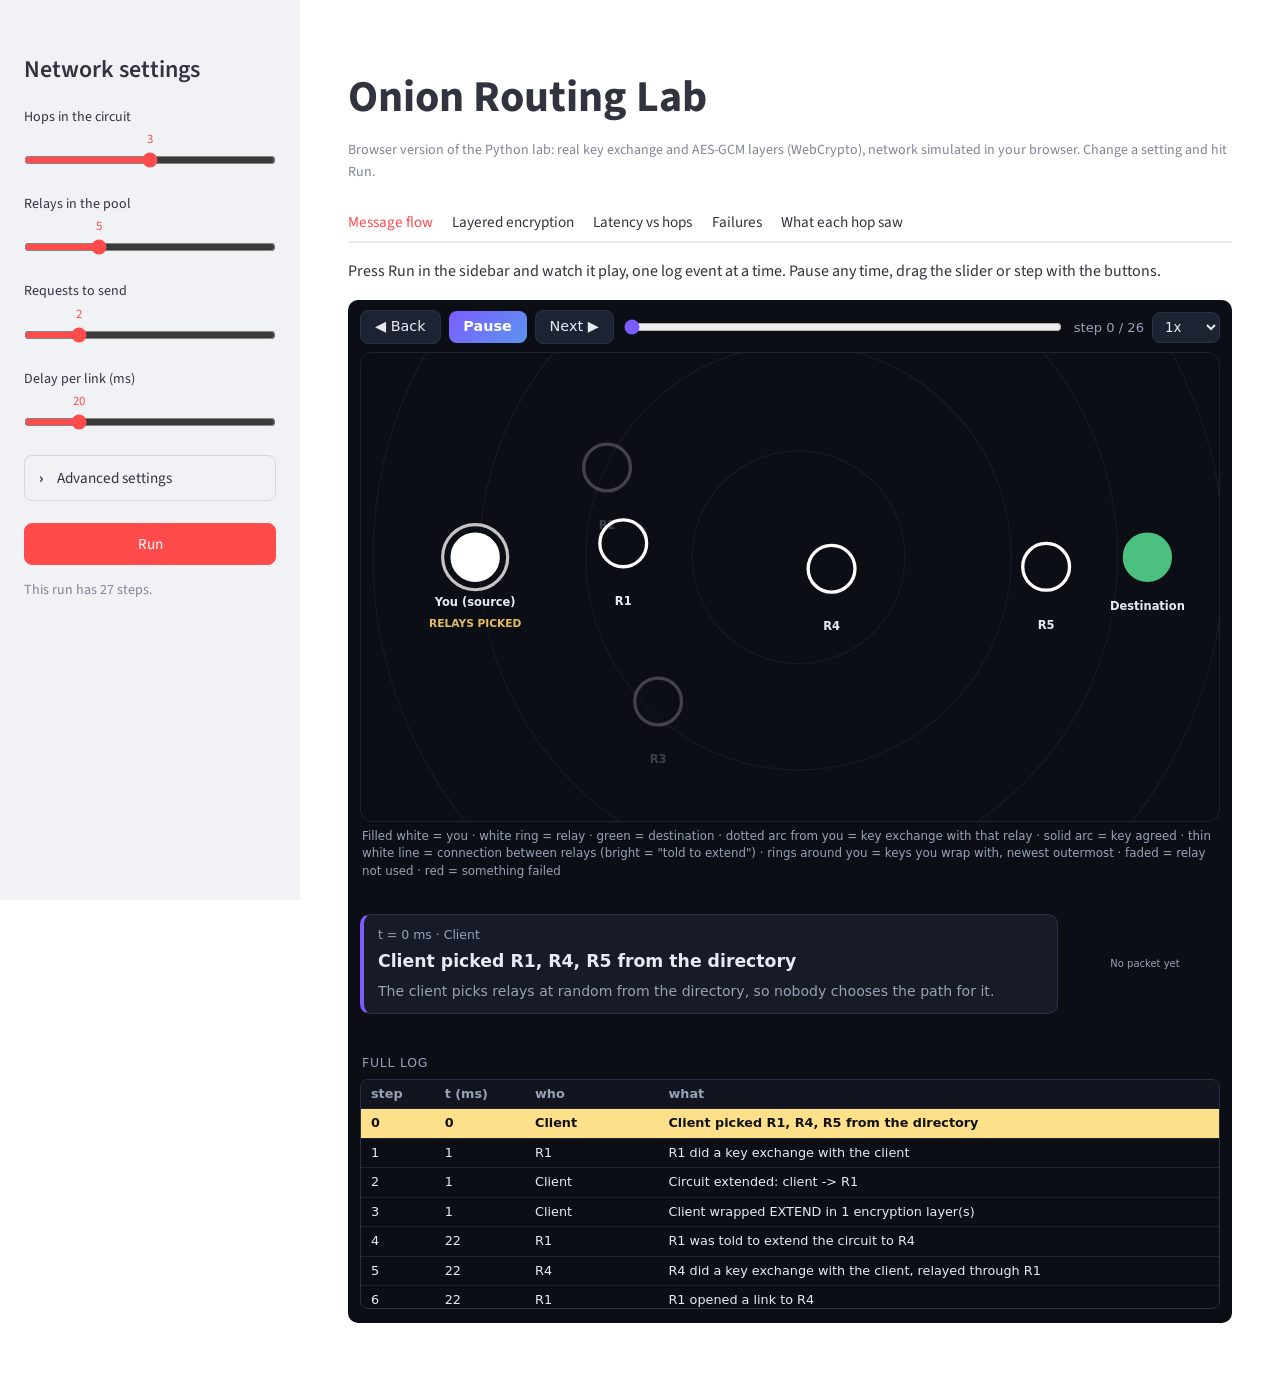
<file: index.html>
<!DOCTYPE html>
<html lang="en">
<head>
    <meta charset="utf-8">
    <meta name="viewport" content="width=device-width, initial-scale=1">
    <title>Onion Routing Lab</title>
    <link rel="preconnect" href="https://fonts.googleapis.com">
    <link rel="stylesheet" href="https://fonts.googleapis.com/css2?family=Source+Sans+3:wght@400;600;700&display=swap">
    <link rel="stylesheet" href="style.css">
    <link rel="stylesheet" href="player.css">
</head>
<body>
    <!-- Sidebar : same knobs as the Streamlit dashboard -->
    <aside id="sidebar">
        <h2>Network settings</h2>
        <div class="slider" data-id="hops" data-label="Hops in the circuit" data-min="1" data-max="5" data-value="3"></div>
        <div class="slider" data-id="pool" data-label="Relays in the pool" data-min="3" data-max="10" data-value="5"></div>
        <div class="slider" data-id="reqs" data-label="Requests to send" data-min="1" data-max="6" data-value="2"></div>
        <div class="slider" data-id="delay" data-label="Delay per link (ms)" data-min="0" data-max="100" data-value="20"></div>

        <!-- Advanced knobs, closed by default -->
        <details class="expander">
            <summary>Advanced settings</summary>
            <div class="expander-body">
                <div class="slider" data-id="loss" data-label="Packet loss per relay (%)" data-min="0" data-max="30" data-value="0"></div>
                <div class="slider" data-id="timeout" data-label="Client timeout (ms)" data-min="100" data-max="2000" data-step="50" data-value="500"></div>

                <p class="bold">Failure injection</p>
                <label class="check"><input type="checkbox" id="killOn"> Crash a relay mid-run</label>
                <label class="field">...before request #<select id="killAt"></select></label>
                <label class="field">...which hop dies (1 = entry)<select id="killHop"></select></label>
                <div class="field">In-flight request policy
                    <label class="check"><input type="radio" name="policy" value="retry" checked> Retry once on a new circuit</label>
                    <label class="check"><input type="radio" name="policy" value="fail"> Fail with an error</label>
                </div>
                <label class="check"><input type="checkbox" id="heartbeat"> Heartbeat (detect failure before next request)</label>
            </div>
        </details>

        <div id="poolWarn" class="alert warning" hidden>Pool is smaller than hops + 1, a failed relay cannot be replaced.</div>
        <button id="run" class="primary wide">Run</button>
        <div id="stepCount"></div>
    </aside>

    <!-- Main page -->
    <main>
        <h1>Onion Routing Lab</h1>
        <p class="caption">Browser version of the Python lab: real key exchange and AES-GCM layers (WebCrypto), network simulated in your browser. Change a setting and hit Run.</p>

        <nav class="tabs" id="tabs">
            <button data-tab="flow" class="active">Message flow</button>
            <button data-tab="layers">Layered encryption</button>
            <button data-tab="latency">Latency vs hops</button>
            <button data-tab="fail">Failures</button>
            <button data-tab="saw">What each hop saw</button>
        </nav>

        <!-- Tab 1 : step through the log -->
        <section id="tab-flow" class="tab">
            <p>Press Run in the sidebar and watch it play, one log event at a time. Pause any time, drag the slider or step with the buttons.</p>
            <div id="player"></div>
        </section>

        <!-- Tab 2 : what the layers look like -->
        <section id="tab-layers" class="tab" hidden>
            <p>Follow the first request. The client wraps it once per hop; each relay peels exactly one layer. Every cell on the wire is padded to 1024 bytes, so size does not give away the position.</p>
            <div id="layersOut"></div>
        </section>

        <!-- Tab 3 : latency sweep -->
        <section id="tab-latency" class="tab" hidden>
            <p>Runs a fresh network for 1 to 5 hops using the current delay / loss settings (no crashes).</p>
            <button id="sweep">Run latency sweep</button>
            <div id="sweepOut"></div>
        </section>

        <!-- Tab 4 : failures -->
        <section id="tab-fail" class="tab" hidden>
            <p>Latency of every request in the main run. Red = failed, orange = recovered by rebuilding the circuit.</p>
            <div id="failOut"></div>
        </section>

        <!-- Tab 5 : observability -->
        <section id="tab-saw" class="tab" hidden>
            <div id="sawOut"></div>
        </section>
    </main>

    <script src="sim.js"></script>
    <script src="scene.js"></script>
    <script src="player.js"></script>
    <script src="app.js"></script>
</body>
</html>
</file>
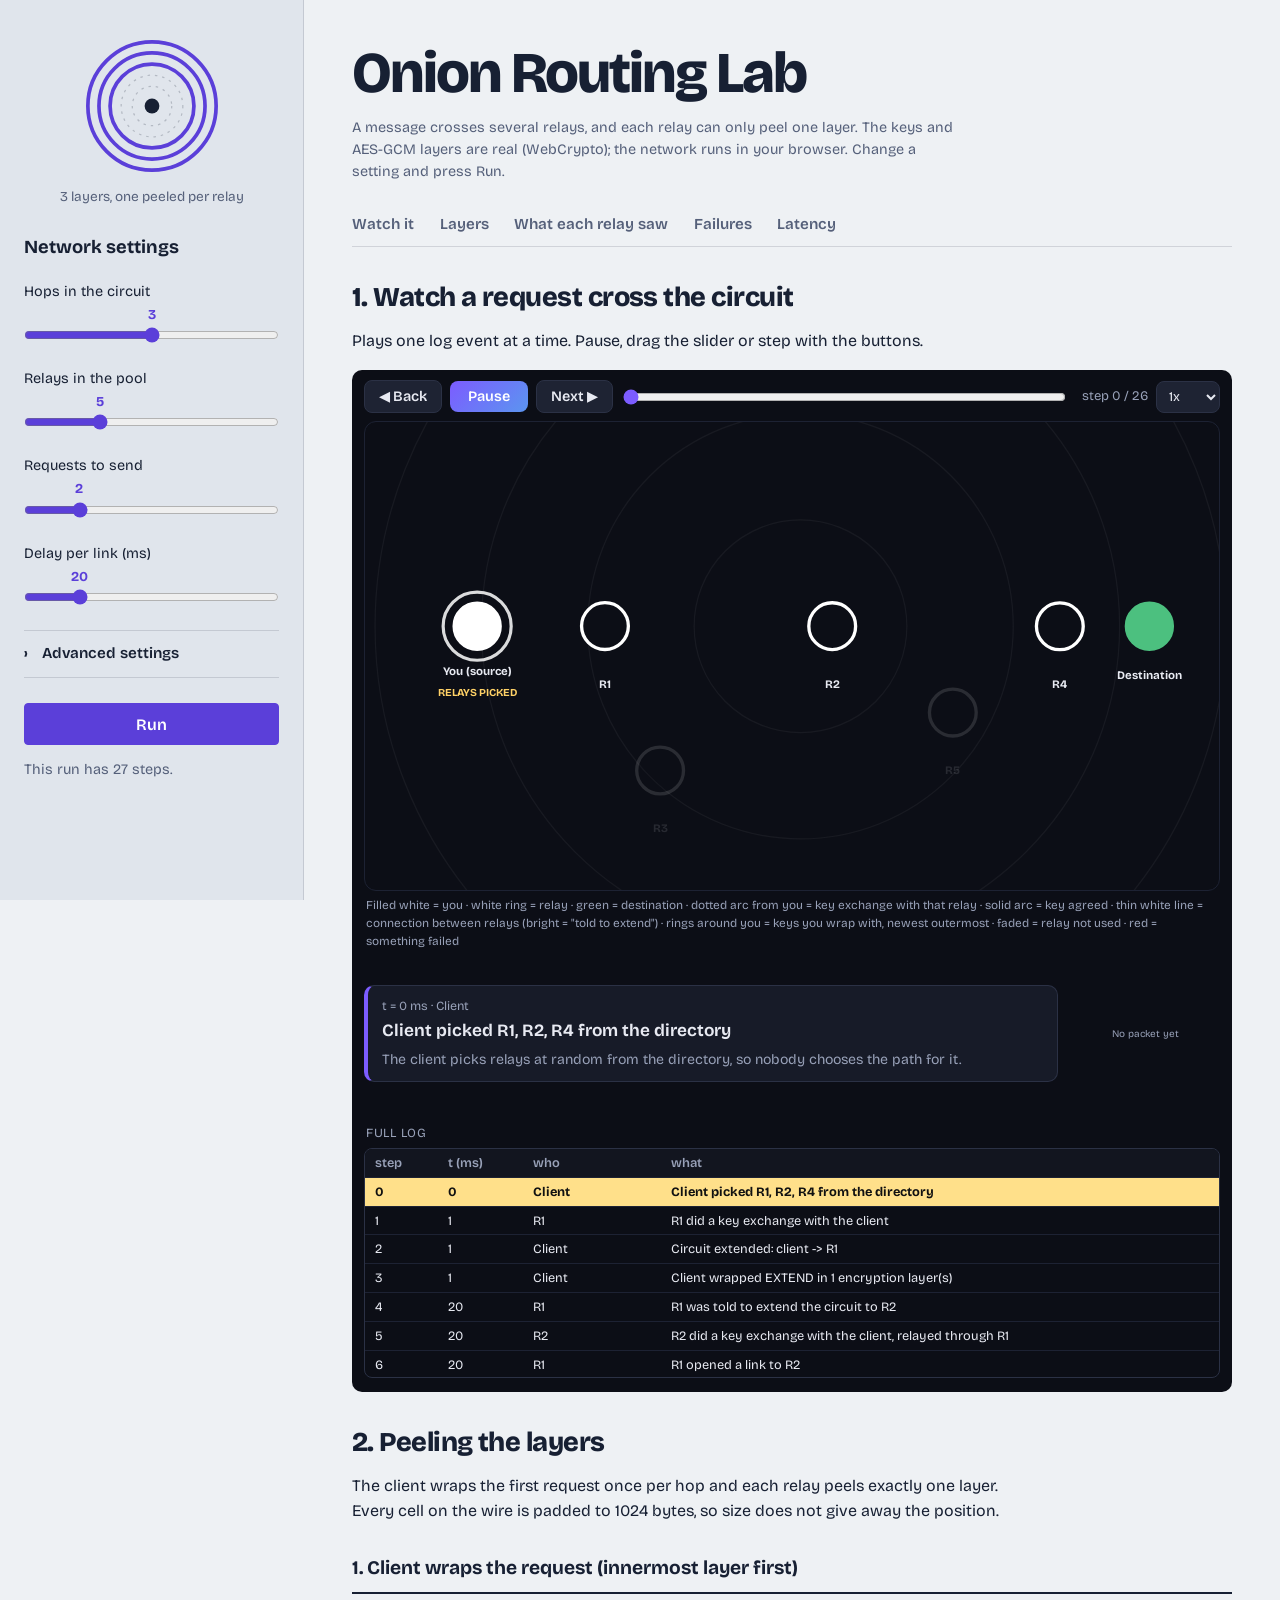
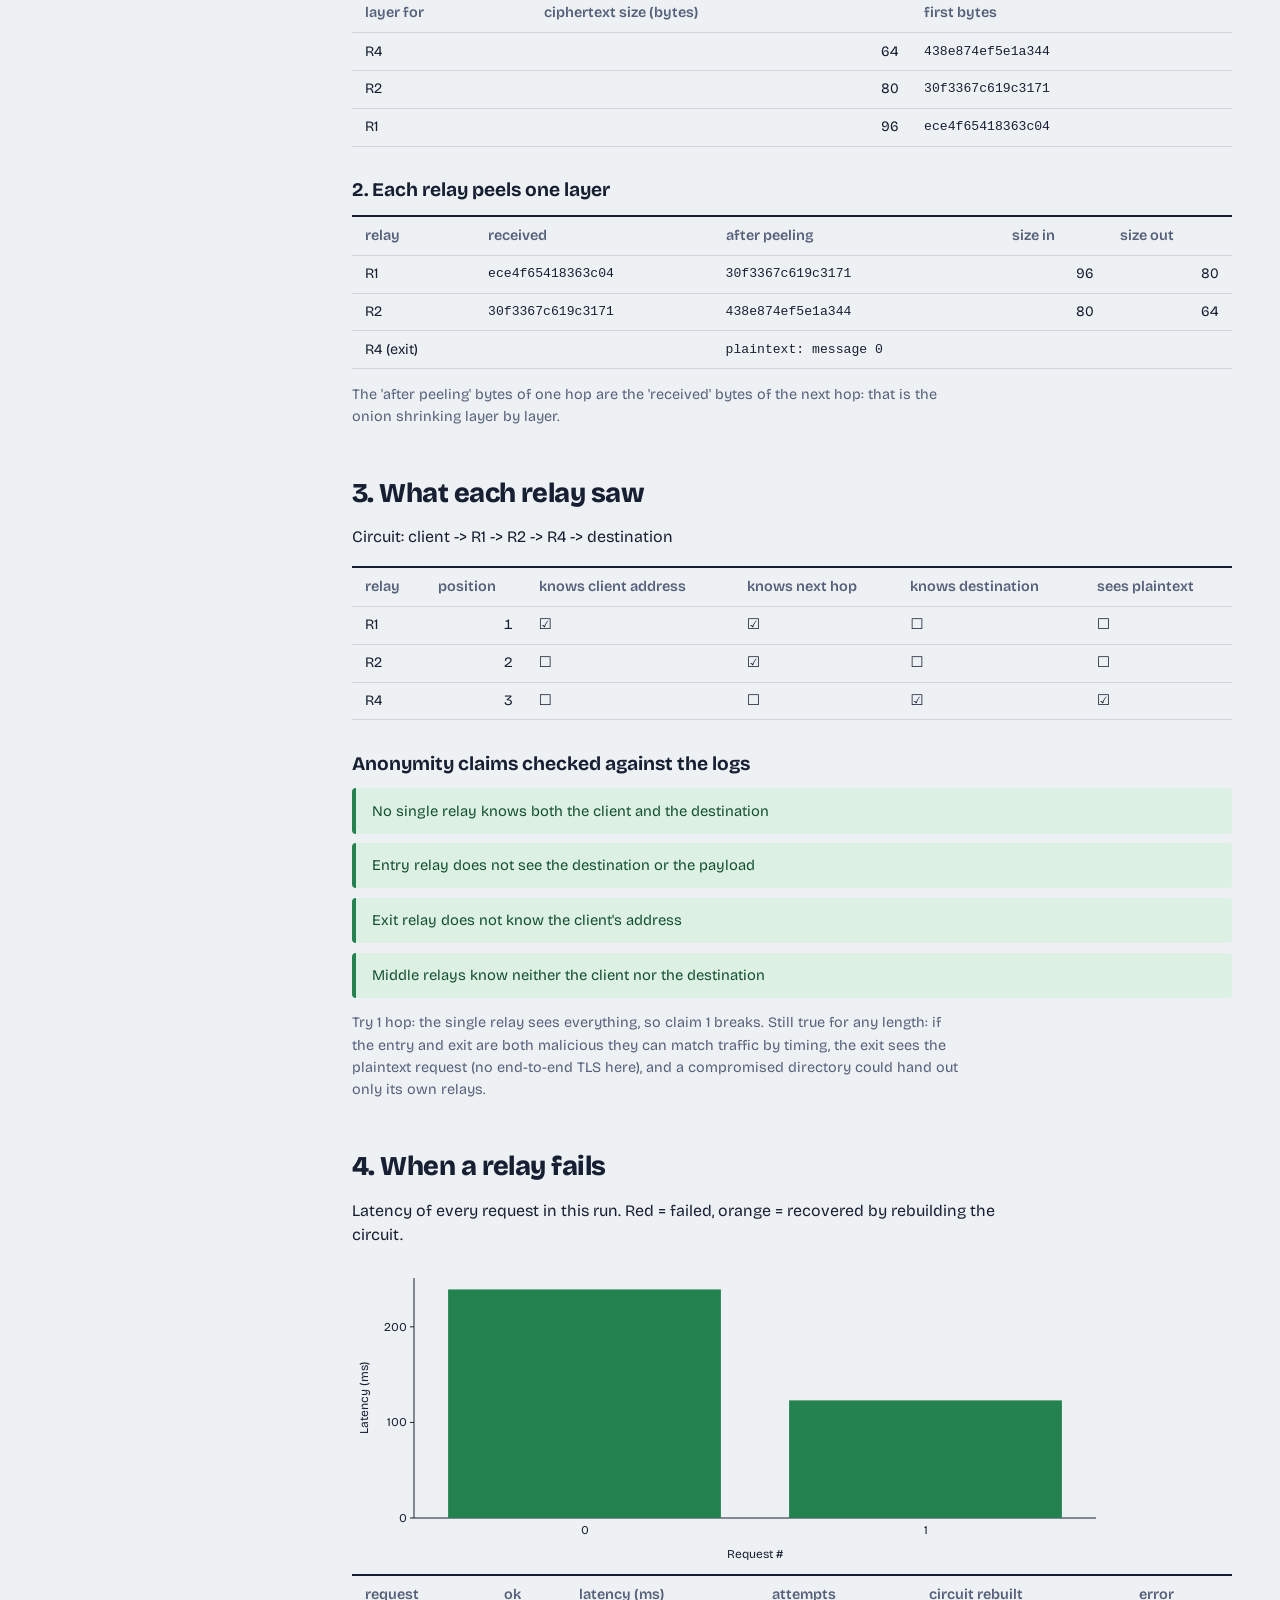
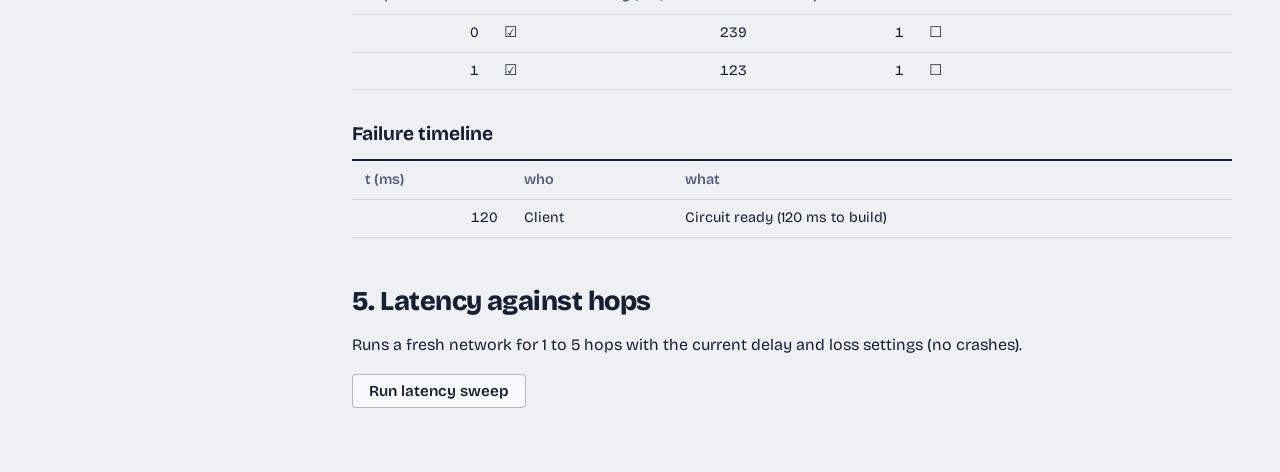
<file: site/index.html>
<!DOCTYPE html>
<html lang="en">
<head>
    <meta charset="utf-8">
    <meta name="viewport" content="width=device-width, initial-scale=1">
    <title>Onion Routing Lab</title>
    <link rel="preconnect" href="https://fonts.googleapis.com">
    <link rel="preconnect" href="https://fonts.gstatic.com" crossorigin>
    <link rel="stylesheet" href="https://fonts.googleapis.com/css2?family=Bricolage+Grotesque:opsz,wght@12..96,400..800&display=swap">
    <link rel="stylesheet" href="style.css">
    <link rel="stylesheet" href="player.css">
</head>
<body>
    <!-- Sidebar : same knobs as the Streamlit dashboard -->
    <aside id="sidebar">
        <figure class="onion" aria-live="polite">
            <svg id="rings" viewBox="0 0 120 120" role="img" aria-label="Concentric rings, one per hop"></svg>
            <figcaption id="ringsCaption"></figcaption>
        </figure>
        <h2>Network settings</h2>
        <div class="slider" data-id="hops" data-label="Hops in the circuit" data-min="1" data-max="5" data-value="3"></div>
        <div class="slider" data-id="pool" data-label="Relays in the pool" data-min="3" data-max="10" data-value="5"></div>
        <div class="slider" data-id="reqs" data-label="Requests to send" data-min="1" data-max="6" data-value="2"></div>
        <div class="slider" data-id="delay" data-label="Delay per link (ms)" data-min="0" data-max="100" data-value="20"></div>

        <!-- Advanced knobs, closed by default -->
        <details class="expander">
            <summary>Advanced settings</summary>
            <div class="expander-body">
                <div class="slider" data-id="loss" data-label="Packet loss per relay (%)" data-min="0" data-max="30" data-value="0"></div>
                <div class="slider" data-id="timeout" data-label="Client timeout (ms)" data-min="100" data-max="2000" data-step="50" data-value="500"></div>

                <p class="bold">Failure injection</p>
                <label class="check"><input type="checkbox" id="killOn"> Crash a relay mid-run</label>
                <label class="field">...before request #<select id="killAt"></select></label>
                <label class="field">...which hop dies (1 = entry)<select id="killHop"></select></label>
                <div class="field">In-flight request policy
                    <label class="check"><input type="radio" name="policy" value="retry" checked> Retry once on a new circuit</label>
                    <label class="check"><input type="radio" name="policy" value="fail"> Fail with an error</label>
                </div>
                <label class="check"><input type="checkbox" id="heartbeat"> Heartbeat (detect failure before next request)</label>
            </div>
        </details>

        <div id="poolWarn" class="alert warning" hidden>Pool is smaller than hops + 1, a failed relay cannot be replaced.</div>
        <button id="run" class="primary wide">Run</button>
        <div id="stepCount"></div>
    </aside>

    <!-- Main page: one scroll, in the order the story happens -->
    <main>
        <header class="masthead">
            <h1>Onion Routing Lab</h1>
            <p class="caption">A message crosses several relays, and each relay can only peel one layer. The keys and AES-GCM layers are real (WebCrypto); the network runs in your browser. Change a setting and press Run.</p>
        </header>

        <nav class="toc" aria-label="Sections">
            <a href="#flow">Watch it</a>
            <a href="#layers">Layers</a>
            <a href="#saw">What each relay saw</a>
            <a href="#fail">Failures</a>
            <a href="#latency">Latency</a>
        </nav>

        <section id="flow">
            <h2>1. Watch a request cross the circuit</h2>
            <p>Plays one log event at a time. Pause, drag the slider or step with the buttons.</p>
            <div id="player"></div>
        </section>

        <section id="layers">
            <h2>2. Peeling the layers</h2>
            <p>The client wraps the first request once per hop and each relay peels exactly one layer. Every cell on the wire is padded to 1024 bytes, so size does not give away the position.</p>
            <div id="layersOut"></div>
        </section>

        <section id="saw">
            <h2>3. What each relay saw</h2>
            <div id="sawOut"></div>
        </section>

        <section id="fail">
            <h2>4. When a relay fails</h2>
            <p>Latency of every request in this run. Red = failed, orange = recovered by rebuilding the circuit.</p>
            <div id="failOut"></div>
        </section>

        <section id="latency">
            <h2>5. Latency against hops</h2>
            <p>Runs a fresh network for 1 to 5 hops with the current delay and loss settings (no crashes).</p>
            <button id="sweep">Run latency sweep</button>
            <div id="sweepOut"></div>
        </section>
    </main>

    <script src="sim.js"></script>
    <script src="scene.js"></script>
    <script src="player.js"></script>
    <script src="app.js"></script>
</body>
</html>
</file>
<file: style.css>
/* Page chrome made to look like the Streamlit dashboard (light theme, red accents) */
:root {
    --bg: #ffffff;
    --sidebar: #f0f2f6;
    --text: #31333f;
    --muted: #808495;
    --line: #e6e9ef;
    --accent: #ff4b4b;
    --blue: #2a6fdb;
    --red: #d6453d;
    --green: #2f9e5b;
    --orange: #e08a1e;
}

* { box-sizing: border-box; }

body {
    margin: 0;
    display: flex;
    min-height: 100vh;
    background: var(--bg);
    color: var(--text);
    font-family: "Source Sans 3", "Source Sans Pro", system-ui, -apple-system, "Segoe UI", sans-serif;
    font-size: 16px;
    line-height: 1.6;
}

/* ---------- Sidebar ---------- */
#sidebar {
    width: 300px;
    flex-shrink: 0;
    background: var(--sidebar);
    padding: 3.2rem 1.5rem 2rem;
    position: sticky;
    top: 0;
    height: 100vh;
    overflow-y: auto;
}
#sidebar h2 { font-size: 1.5rem; font-weight: 600; margin: 0 0 1rem; }
.bold { font-weight: 700; margin: 0.8rem 0 0.3rem; }

/* Slider with the value floating above the thumb, like st.slider */
.slider { margin: 0 0 1.1rem; font-size: 0.875rem; }
.slider .lbl { display: block; margin-bottom: 1.5rem; }
.slider .track { position: relative; }
.slider .val { position: absolute; top: -1.45rem; transform: translateX(-50%); color: var(--accent); font-size: 0.8rem; white-space: nowrap; }
.slider input { width: 100%; accent-color: var(--accent); margin: 0; }

/* Expander */
.expander { border: 1px solid #d5d8e0; border-radius: 0.5rem; margin: 0.6rem 0 1rem; background: var(--sidebar); }
.expander summary { cursor: pointer; padding: 0.6rem 0.9rem; font-size: 0.95rem; list-style: none; }
.expander summary::before { content: "\203A"; display: inline-block; width: 1.1rem; font-weight: 700; transition: transform 0.2s; }
.expander[open] summary::before { transform: rotate(90deg); }
.expander summary::-webkit-details-marker { display: none; }
.expander-body { padding: 0.2rem 0.9rem 0.9rem; }
label.check { display: flex; gap: 0.5rem; align-items: center; font-size: 0.875rem; margin: 0.35rem 0; cursor: pointer; }
label.check input { accent-color: var(--accent); }
.field { display: block; font-size: 0.875rem; margin: 0.6rem 0; }
.field select { display: block; width: 100%; margin-top: 0.3rem; padding: 0.45rem 0.6rem; border: 1px solid #d5d8e0; border-radius: 0.5rem;
                background: #fff; font-family: inherit; font-size: 0.9rem; color: var(--text); }

/* Buttons */
button { font-family: inherit; }
main button, #sidebar button {
    background: #fff; color: var(--text); border: 1px solid #d5d8e0; border-radius: 0.5rem;
    padding: 0.4rem 0.9rem; font-size: 0.95rem; cursor: pointer;
}
main button:hover, #sidebar button:hover { border-color: var(--accent); color: var(--accent); }
#sidebar button.primary { background: var(--accent); border-color: var(--accent); color: #fff; }
#sidebar button.primary:hover { filter: brightness(0.95); color: #fff; }
#sidebar button.wide { width: 100%; padding: 0.55rem; margin-top: 0.4rem; }
button:disabled { opacity: 0.6; cursor: progress; }
#stepCount { margin-top: 0.8rem; }
.caption, .stcaption { color: var(--muted); font-size: 0.875rem; }

/* Alert boxes like st.warning / st.success / st.error */
.alert { border-radius: 0.5rem; padding: 0.8rem 1rem; font-size: 0.9rem; margin: 0.6rem 0; }
.alert.warning { background: #fffce7; color: #926c05; }
.alert.success { background: #dff6e7; color: #177233; }
.alert.error { background: #ffe9e9; color: #7d353b; }

/* ---------- Main ---------- */
main { flex: 1; min-width: 0; padding: 4.5rem 3rem 4rem; max-width: 1240px; }
h1 { font-size: 2.75rem; font-weight: 700; margin: 0 0 0.4rem; line-height: 1.2; }
h3 { font-size: 1.5rem; font-weight: 600; margin: 1.6rem 0 0.6rem; }

.tabs { display: flex; gap: 1.2rem; border-bottom: 2px solid var(--line); margin: 1.2rem 0 1rem; overflow-x: auto; overflow-y: hidden; }
.tabs button { background: none !important; border: 0 !important; border-radius: 0 !important; padding: 0.5rem 0 !important; color: var(--text) !important;
               font-size: 0.95rem; white-space: nowrap; margin-bottom: -2px; border-bottom: 2px solid transparent !important; }
.tabs button.active { color: var(--accent) !important; border-bottom-color: var(--accent) !important; }

/* Tables like st.dataframe */
.tablewrap { overflow-x: auto; border: 1px solid var(--line); border-radius: 0.5rem; margin: 0.4rem 0 0.6rem; }
table.df { border-collapse: collapse; width: 100%; font-size: 0.875rem; }
table.df th { background: #f8f9fb; color: var(--muted); font-weight: 400; text-align: left; padding: 0.35rem 0.75rem; border-bottom: 1px solid var(--line); }
table.df td { padding: 0.35rem 0.75rem; border-bottom: 1px solid var(--line); border-right: 1px solid var(--line); }
table.df td.num { text-align: right; }
table.df td.mono { font-family: ui-monospace, Menlo, Consolas, monospace; font-size: 0.8rem; }
table.df tr:last-child td { border-bottom: 0; }

.chart { width: 100%; max-width: 760px; display: block; margin: 0.6rem 0; }
.chart text { font-family: inherit; font-size: 12px; fill: var(--text); }

/* ---------- Small screens: sidebar on top, like Streamlit's collapsed layout ---------- */
@media (max-width: 860px) {
    body { display: block; }
    #sidebar { width: auto; height: auto; position: static; padding: 1.5rem 1rem; }
    main { padding: 1.5rem 1rem 3rem; }
    h1 { font-size: 2rem; }
}
</file>
<file: player.css>
/* Step-by-step onion player. Everything is scoped under .op-player so it can sit inside any page. */
.op-player { background: #0c0e16; color: #e8eaf2; font-family: system-ui, -apple-system, "Segoe UI", Roboto, sans-serif;
             padding: 10px 12px 14px; border-radius: 10px; box-sizing: border-box; }
.op-player * { box-sizing: border-box; }

/* Controls */
.op-player .op-bar { display: flex; gap: 8px; align-items: center; margin-bottom: 8px; }
.op-player button { background: #1e2333; color: #e8eaf2; border: 1px solid #2b3145; border-radius: 8px; padding: 7px 14px;
                    font-size: 0.9rem; cursor: pointer; font-family: inherit; line-height: 1.2; }
.op-player button:hover { background: #272d42; }
.op-player button.op-primary { background: linear-gradient(135deg, #7c5cff, #5b95f0); border: 0; color: #fff; font-weight: 600; min-width: 78px; }
.op-player select { background: #1e2333; color: #e8eaf2; border: 1px solid #2b3145; border-radius: 8px; padding: 6px 8px; font-family: inherit; }
.op-player input[type=range] { flex: 1; min-width: 60px; accent-color: #7c5cff; }
.op-player .op-count { color: #98a1b8; font-size: 0.82rem; min-width: 5.5em; text-align: right; }

/* Stage */
.op-player .op-stage { width: 100%; height: auto; max-height: 470px; display: block; background: #0c0e16; border: 1px solid #1d2233; border-radius: 12px; }
.op-player .op-stage text { font-family: inherit; }
.op-player .op-march { animation: op-march 1.1s linear infinite; }
@keyframes op-march { to { stroke-dashoffset: -0.6; } }
.op-player circle, .op-player path, .op-player polygon, .op-player text { transition: stroke 0.5s, fill 0.5s, filter 0.5s; }
.op-player .op-legend { color: #98a1b8; font-size: 0.74rem; margin: 6px 2px 8px; line-height: 1.5; }

/* Current step */
.op-player .op-detail { display: grid; grid-template-columns: 1fr 150px; gap: 12px; align-items: center; }
.op-player .op-card { background: #171b28; border: 1px solid #2b3145; border-left: 4px solid #7c5cff; border-radius: 10px; padding: 10px 14px; min-height: 96px; }
.op-player .op-card.op-bad { border-left-color: #ff4d4d; }
.op-player .op-meta { color: #98a1b8; font-size: 0.78rem; margin-bottom: 3px; }
.op-player .op-text { font-size: 1.08rem; font-weight: 650; margin-bottom: 4px; }
.op-player .op-why { color: #98a1b8; font-size: 0.88rem; }
.op-player .op-section { width: 150px; height: 150px; }

/* Full log */
.op-player .op-logtitle { color: #98a1b8; font-size: 0.78rem; text-transform: uppercase; letter-spacing: 0.06em; margin: 14px 2px 6px; }
.op-player .op-log { position: relative; height: 230px; overflow-y: auto; border: 1px solid #2b3145; border-radius: 8px; }
.op-player table { border-collapse: collapse; width: 100%; font-size: 0.8rem; }
.op-player td, .op-player th { text-align: left; padding: 4px 10px; border-bottom: 1px solid #1d2233; color: inherit; }
.op-player th { color: #98a1b8; position: sticky; top: 0; background: #12151f; font-weight: 600; }
.op-player tr.op-now td { background: #ffe08a; color: #111; font-weight: 700; }
.op-player tbody tr { cursor: pointer; }

@media (max-width: 640px) {
    .op-player .op-bar { flex-wrap: wrap; }
    .op-player .op-detail { grid-template-columns: 1fr; }
    .op-player .op-section { justify-self: center; }
}
</file>
<file: site/style.css>
/* Page chrome: tracing-paper light theme, one typeface, violet taken from the player.
   Variable names are kept from the old stylesheet because app.js draws the charts with them. */
:root {
    --bg: #eef1f4;
    --sidebar: #e0e5ec;
    --text: #172033;
    --muted: #55607a;
    --line: rgba(23, 32, 51, 0.14);
    --accent: #5b3fd9;
    --accent-soft: rgba(91, 63, 217, 0.12);
    --blue: #2563c9;
    --red: #c8372d;
    --green: #23824f;
    --orange: #d9780f;
    --field: #f8f9fb;
}

* { box-sizing: border-box; }

body {
    margin: 0;
    display: flex;
    min-height: 100vh;
    background: var(--bg);
    color: var(--text);
    font-family: "Bricolage Grotesque", system-ui, -apple-system, "Segoe UI", sans-serif;
    font-size: 16px;
    line-height: 1.55;
}

:focus-visible { outline: 2px solid var(--accent); outline-offset: 2px; }

/* ---------- Sidebar ---------- */
#sidebar {
    width: 304px;
    flex-shrink: 0;
    background: var(--sidebar);
    border-right: 1px solid var(--line);
    padding: 2rem 1.5rem 2rem;
    position: sticky;
    top: 0;
    height: 100vh;
    overflow-y: auto;
}
#sidebar h2 { font-size: 1.15rem; font-weight: 700; margin: 0 0 1.2rem; }
.bold { font-weight: 700; margin: 1rem 0 0.3rem; font-size: 0.9rem; }

/* The onion: the one memorable thing on the page */
.onion { margin: 0 0 1.6rem; text-align: center; }
.onion svg { width: 148px; height: 148px; display: block; margin: 0 auto 0.4rem; }
.onion .ring { fill: none; stroke: var(--text); stroke-width: 1; stroke-dasharray: 2 4; opacity: 0.22;
               transition: stroke 0.35s, opacity 0.35s, stroke-width 0.35s; }
.onion .ring.on { stroke: var(--accent); stroke-width: 3; stroke-dasharray: none; opacity: 1; }
.onion .core { fill: var(--text); }
.onion figcaption { font-size: 0.85rem; color: var(--muted); }

/* Sliders: value floats above the thumb */
.slider { margin: 0 0 1.1rem; font-size: 0.9rem; }
.slider .lbl { display: block; margin-bottom: 1.5rem; }
.slider .track { position: relative; }
.slider .val { position: absolute; top: -1.45rem; transform: translateX(-50%); color: var(--accent); font-weight: 700; font-size: 0.85rem; white-space: nowrap; }
.slider input { width: 100%; accent-color: var(--accent); margin: 0; }

/* Advanced settings */
.expander { border-top: 1px solid var(--line); border-bottom: 1px solid var(--line); margin: 0.6rem 0 1.2rem; }
.expander summary { cursor: pointer; padding: 0.7rem 0; font-size: 0.95rem; font-weight: 600; list-style: none; }
.expander summary::before { content: "\203A"; display: inline-block; width: 1.1rem; font-weight: 700; transition: transform 0.2s; }
.expander[open] summary::before { transform: rotate(90deg); }
.expander summary::-webkit-details-marker { display: none; }
.expander-body { padding: 0.2rem 0 0.9rem; }
label.check { display: flex; gap: 0.5rem; align-items: center; font-size: 0.9rem; margin: 0.4rem 0; cursor: pointer; }
label.check input { accent-color: var(--accent); }
.field { display: block; font-size: 0.9rem; margin: 0.7rem 0; }
.field select { display: block; width: 100%; margin-top: 0.3rem; padding: 0.45rem 0.6rem; border: 1px solid var(--line); border-radius: 4px;
                background: var(--field); font-family: inherit; font-size: 0.9rem; color: var(--text); }

/* Buttons */
button { font-family: inherit; }
main button, #sidebar button {
    background: var(--field); color: var(--text); border: 1px solid rgba(23, 32, 51, 0.3); border-radius: 4px;
    padding: 0.45rem 1rem; font-size: 0.95rem; font-weight: 600; cursor: pointer;
}
main button:hover, #sidebar button:hover { border-color: var(--accent); color: var(--accent); }
#sidebar button.primary { background: var(--accent); border-color: var(--accent); color: #fff; }
#sidebar button.primary:hover { background: #4a30c0; color: #fff; }
#sidebar button.wide { width: 100%; padding: 0.65rem; margin-top: 0.4rem; font-size: 1rem; }
button:disabled { opacity: 0.6; cursor: progress; }
#stepCount { margin-top: 0.8rem; }
.caption, .stcaption { color: var(--muted); font-size: 0.9rem; }

/* Messages */
.alert { border-left: 4px solid; border-radius: 4px; padding: 0.7rem 1rem; font-size: 0.92rem; margin: 0.6rem 0; }
.alert.warning { background: #fbf0d6; border-color: #c28a12; color: #6b4b05; }
.alert.success { background: #dcf0e4; border-color: var(--green); color: #14502e; }
.alert.error { background: #f9e0dd; border-color: var(--red); color: #7a1f18; }

/* ---------- Main ---------- */
main { flex: 1; min-width: 0; padding: 2.8rem 3rem 4rem; max-width: 1180px; }
h1 { font-size: clamp(2.4rem, 5vw, 3.6rem); font-weight: 800; letter-spacing: -0.035em; margin: 0 0 0.5rem; line-height: 1; }
h3 { font-size: 1.2rem; font-weight: 700; margin: 1.8rem 0 0.6rem; }
main p { max-width: 68ch; }

.masthead { margin-bottom: 1.2rem; }
.toc { display: flex; gap: 1.6rem; position: sticky; top: 0; z-index: 2; background: var(--bg); border-bottom: 1px solid var(--line);
       padding: 0.6rem 0; overflow-x: auto; }
.toc a { color: var(--muted); font-weight: 600; font-size: 0.95rem; text-decoration: none; white-space: nowrap; }
.toc a:hover { color: var(--accent); }
main section { padding-top: 2.6rem; margin-top: -0.4rem; scroll-margin-top: 2.5rem; }
main h2 { font-size: 1.7rem; font-weight: 800; letter-spacing: -0.02em; line-height: 1.15; margin: 0 0 0.5rem; }
html { scroll-behavior: smooth; }

/* The player keeps its own look (player.css is shared with the Streamlit dashboard); only the font follows the page */
#player.op-player { font-family: inherit; }

/* Tables */
.tablewrap { overflow-x: auto; border-top: 2px solid var(--text); border-bottom: 1px solid var(--line); margin: 0.6rem 0 0.8rem; }
table.df { border-collapse: collapse; width: 100%; font-size: 0.9rem; }
table.df th { color: var(--muted); font-weight: 600; text-align: left; padding: 0.5rem 0.8rem; border-bottom: 1px solid var(--line); }
table.df td { padding: 0.45rem 0.8rem; border-bottom: 1px solid var(--line); }
table.df td.num { text-align: right; font-variant-numeric: tabular-nums; }
table.df td.mono { font-family: ui-monospace, Menlo, Consolas, monospace; font-size: 0.82rem; }
table.df tr:last-child td { border-bottom: 0; }

.chart { width: 100%; max-width: 760px; display: block; margin: 0.6rem 0; }
.chart text { font-family: inherit; font-size: 12px; fill: var(--text); }

/* ---------- Small screens: settings on top ---------- */
@media (max-width: 860px) {
    body { display: block; }
    #sidebar { width: auto; height: auto; position: static; padding: 1.5rem 1rem; border-right: 0; border-bottom: 1px solid var(--line); }
    .onion svg { width: 110px; height: 110px; }
    main { padding: 1.8rem 1rem 3rem; }
}

@media (prefers-reduced-motion: reduce) {
    html { scroll-behavior: auto; }
    * { transition: none !important; }
}
</file>
<file: site/player.css>
/* Step-by-step onion player. Everything is scoped under .op-player so it can sit inside any page. */
.op-player { background: #0c0e16; color: #e8eaf2; font-family: system-ui, -apple-system, "Segoe UI", Roboto, sans-serif;
             padding: 10px 12px 14px; border-radius: 10px; box-sizing: border-box; }
.op-player * { box-sizing: border-box; }

/* Controls */
.op-player .op-bar { display: flex; gap: 8px; align-items: center; margin-bottom: 8px; }
.op-player button { background: #1e2333; color: #e8eaf2; border: 1px solid #2b3145; border-radius: 8px; padding: 7px 14px;
                    font-size: 0.9rem; cursor: pointer; font-family: inherit; line-height: 1.2; }
.op-player button:hover { background: #272d42; }
.op-player button.op-primary { background: linear-gradient(135deg, #7c5cff, #5b95f0); border: 0; color: #fff; font-weight: 600; min-width: 78px; }
.op-player select { background: #1e2333; color: #e8eaf2; border: 1px solid #2b3145; border-radius: 8px; padding: 6px 8px; font-family: inherit; }
.op-player input[type=range] { flex: 1; min-width: 60px; accent-color: #7c5cff; }
.op-player .op-count { color: #98a1b8; font-size: 0.82rem; min-width: 5.5em; text-align: right; }

/* Stage */
.op-player .op-stage { width: 100%; height: auto; max-height: 470px; display: block; background: #0c0e16; border: 1px solid #1d2233; border-radius: 12px; }
.op-player .op-stage text { font-family: inherit; }
.op-player .op-march { animation: op-march 1.1s linear infinite; }
@keyframes op-march { to { stroke-dashoffset: -0.6; } }
.op-player circle, .op-player path, .op-player polygon, .op-player text { transition: stroke 0.5s, fill 0.5s, filter 0.5s; }
.op-player .op-legend { color: #98a1b8; font-size: 0.74rem; margin: 6px 2px 8px; line-height: 1.5; }

/* Current step */
.op-player .op-detail { display: grid; grid-template-columns: 1fr 150px; gap: 12px; align-items: center; }
.op-player .op-card { background: #171b28; border: 1px solid #2b3145; border-left: 4px solid #7c5cff; border-radius: 10px; padding: 10px 14px; min-height: 96px; }
.op-player .op-card.op-bad { border-left-color: #ff4d4d; }
.op-player .op-meta { color: #98a1b8; font-size: 0.78rem; margin-bottom: 3px; }
.op-player .op-text { font-size: 1.08rem; font-weight: 650; margin-bottom: 4px; }
.op-player .op-why { color: #98a1b8; font-size: 0.88rem; }
.op-player .op-section { width: 150px; height: 150px; }

/* Full log */
.op-player .op-logtitle { color: #98a1b8; font-size: 0.78rem; text-transform: uppercase; letter-spacing: 0.06em; margin: 14px 2px 6px; }
.op-player .op-log { position: relative; height: 230px; overflow-y: auto; border: 1px solid #2b3145; border-radius: 8px; }
.op-player table { border-collapse: collapse; width: 100%; font-size: 0.8rem; }
.op-player td, .op-player th { text-align: left; padding: 4px 10px; border-bottom: 1px solid #1d2233; color: inherit; }
.op-player th { color: #98a1b8; position: sticky; top: 0; background: #12151f; font-weight: 600; }
.op-player tr.op-now td { background: #ffe08a; color: #111; font-weight: 700; }
.op-player tbody tr { cursor: pointer; }

@media (max-width: 640px) {
    .op-player .op-bar { flex-wrap: wrap; }
    .op-player .op-detail { grid-template-columns: 1fr; }
    .op-player .op-section { justify-self: center; }
}
</file>
